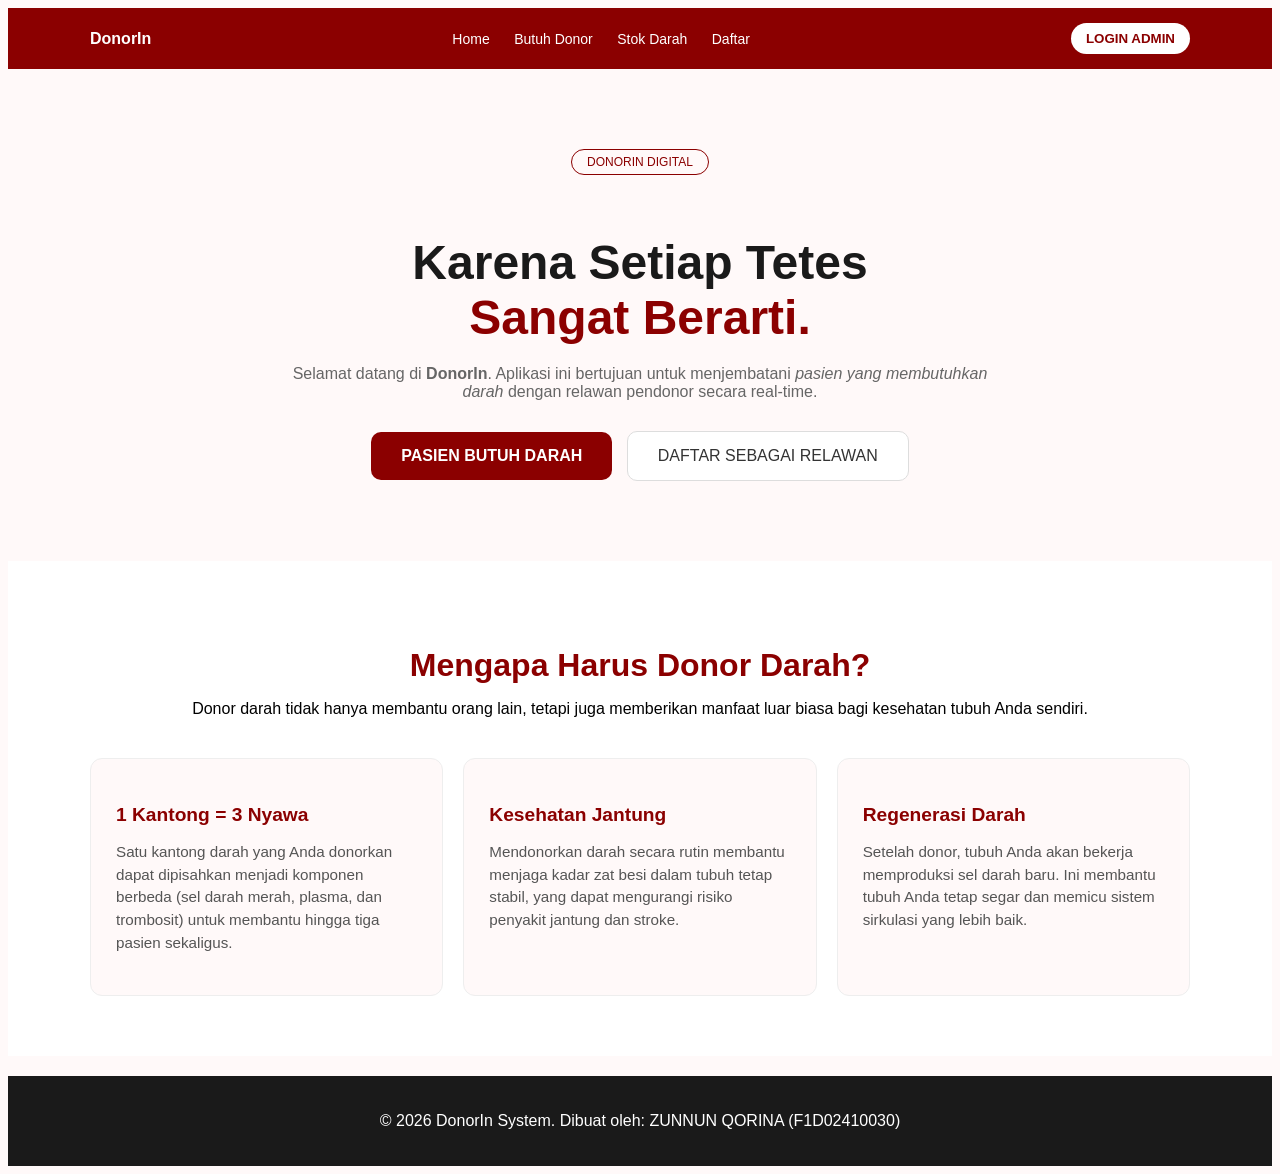
<file: tugas 2/index.html>
<!DOCTYPE html>
<html lang="id">
<head>
    <meta charset="UTF-8">
    <meta name="viewport" content="width=device-width, initial-scale=1.0">
    <title>DonorIn - Home</title>
    <link rel="stylesheet" href="styles.css">
</head>
<body>

    <header class="main-header">
        <div class="container flex-header">
            <div class="logo">
                <strong>DonorIn</strong>
            </div>
            <nav class="main-nav">
                <a href="index.html" class="active">Home</a>
                <a href="page2.html">Butuh Donor</a>
                <a href="page2.html#stok">Stok Darah</a>
                <a href="page2.html#daftar">Daftar</a>
            </nav>
            <button class="btn-admin">LOGIN ADMIN</button>
        </div>
    </header>

    <main>
        <section class="hero-section">
            <div class="container text-center">
                <div class="badge">DONORIN DIGITAL</div>
                <h1 class="hero-title">Karena Setiap Tetes <br> <span>Sangat Berarti.</span></h1>
                
                <p class="hero-desc">
                    Selamat datang di <strong>DonorIn</strong>. Aplikasi ini bertujuan untuk menjembatani 
                    <em>pasien yang membutuhkan darah</em> dengan relawan pendonor secara real-time.
                </p>

                <div class="hero-buttons">
                    <a href="page2.html" class="btn-primary">PASIEN BUTUH DARAH</a>
                    <a href="page2.html#daftar" class="btn-secondary">DAFTAR SEBAGAI RELAWAN</a>
                </div>
            </div>
        </section>

        <section class="info-section">
            <div class="container">
                <div class="content-block text-center">
                    <h2>Mengapa Harus Donor Darah?</h2>
                    <p>Donor darah tidak hanya membantu orang lain, tetapi juga memberikan manfaat luar biasa bagi kesehatan tubuh Anda sendiri.</p>
                </div>

                <div class="flex-info">
                    <div class="info-card">
                        <h3>1 Kantong = 3 Nyawa</h3>
                        <p>Satu kantong darah yang Anda donorkan dapat dipisahkan menjadi komponen berbeda (sel darah merah, plasma, dan trombosit) untuk membantu hingga tiga pasien sekaligus.</p>
                    </div>
                    <div class="info-card">
                        <h3>Kesehatan Jantung</h3>
                        <p>Mendonorkan darah secara rutin membantu menjaga kadar zat besi dalam tubuh tetap stabil, yang dapat mengurangi risiko penyakit jantung dan stroke.</p>
                    </div>
                    <div class="info-card">
                        <h3>Regenerasi Darah</h3>
                        <p>Setelah donor, tubuh Anda akan bekerja memproduksi sel darah baru. Ini membantu tubuh Anda tetap segar dan memicu sistem sirkulasi yang lebih baik.</p>
                    </div>
                </div>
            </div>
        </section>
    </main>

    <footer class="main-footer">
        <div class="container">
            <p>&copy; 2026 DonorIn System. Dibuat oleh: ZUNNUN QORINA (F1D02410030)</p>
        </div>
    </footer>

</body>
</html>
</file>
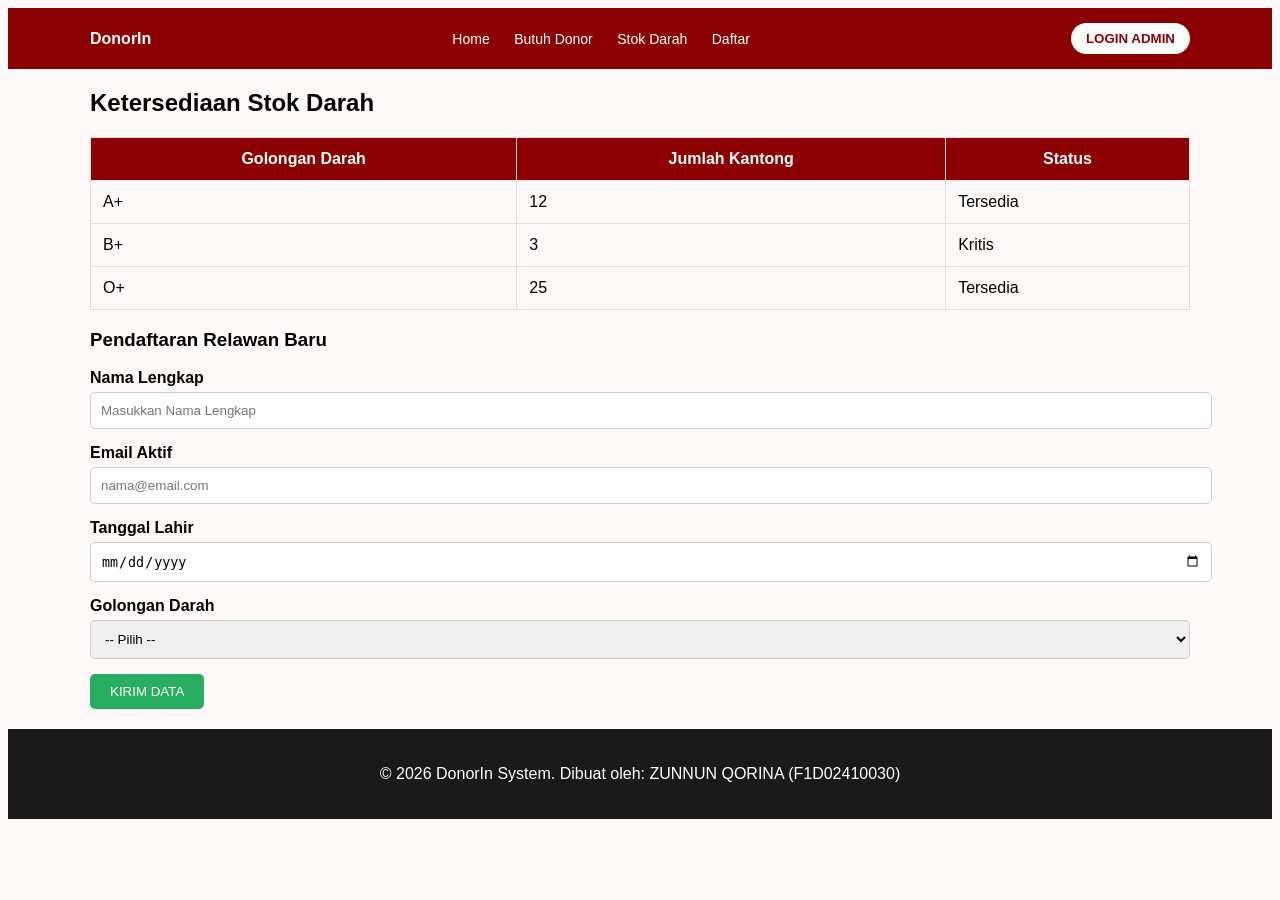
<file: tugas 2/page2.html>
<!DOCTYPE html>
<html lang="id">
<head>
    <meta charset="UTF-8">
    <meta name="viewport" content="width=device-width, initial-scale=1.0">
    <title>DonorIn - Layanan</title>
    <link rel="stylesheet" href="styles.css">
</head>
<body>

    <header class="main-header">
        <div class="container flex-header">
            <div class="logo"><strong>DonorIn</strong></div>
            <nav class="main-nav">
                <a href="index.html">Home</a>
                <a href="page2.html" >Butuh Donor</a>
                <a href="#stok">Stok Darah</a>
                <a href="#daftar">Daftar</a>
            </nav>
            <button class="btn-admin">LOGIN ADMIN</button>
        </div>
    </header>

    <main class="container page-content">
        
        <section id="stok" class="content-block">
            <h2>Ketersediaan Stok Darah</h2>
            <table class="data-table">
                <thead>
                    <tr>
                        <th>Golongan Darah</th>
                        <th>Jumlah Kantong</th>
                        <th>Status</th>
                    </tr>
                </thead>
                <tbody>
                    <tr>
                        <td>A+</td>
                        <td>12</td>
                        <td>Tersedia</td>
                    </tr>
                    <tr>
                        <td>B+</td>
                        <td>3</td>
                        <td>Kritis</td>
                    </tr>
                    <tr>
                        <td>O+</td>
                        <td>25</td>
                        <td>Tersedia</td>
                    </tr>
                </tbody>
            </table>
        </section>

        <section id="daftar" class="content-block">
            <h3>Pendaftaran Relawan Baru</h3>
            <form action="#" class="registration-form">
                <div class="form-group">
                    <label for="full-name">Nama Lengkap</label>
                    <input type="text" id="full-name" name="nama" required placeholder="Masukkan Nama Lengkap">
                </div>

                <div class="form-group">
                    <label for="user-email">Email Aktif</label>
                    <input type="email" id="user-email" name="email" required placeholder="nama@email.com">
                </div>

                <div class="form-group">
                    <label for="birth-date">Tanggal Lahir</label>
                    <input type="date" id="birth-date" name="tgl" required>
                </div>

                <div class="form-group">
                    <label for="blood-type">Golongan Darah</label>
                    <select id="blood-type" name="goldar" required>
                        <option value="">-- Pilih --</option>
                        <option value="A">A</option>
                        <option value="B">B</option>
                        <option value="O">O</option>
                        <option value="AB">AB</option>
                    </select>
                </div>

                <button type="submit" class="btn-submit">KIRIM DATA</button>
            </form>
        </section>

    </main>

    <footer class="main-footer">
        <p>&copy; 2026 DonorIn System. Dibuat oleh: ZUNNUN QORINA (F1D02410030)</p>
    </footer>

</body>
</html>
</file>
<file: tugas 2/styles.css>
body {
    font-family: 'Segoe UI', Tahoma, Geneva, Verdana, sans-serif;
    background-color: #fff9f9;
}

/* CLASS SELECTOR 1: Container Utama */
.container {
    max-width: 1100px;
    margin: 0 auto; 
    padding: 0 20px;
}

/* HEADER & NAV (FLEXBOX) */
.main-header {
    background-color: #8b0000;
    color: white;
    padding: 15px 0;
}

.flex-header {
    display: flex;
    justify-content: space-between;
    align-items: center;
}

.main-nav a {
    color: white;
    text-decoration: none;
    margin-right: 20px;
    font-size: 14px;
    padding: 5px 0;
}

.main-nav a:hover {
    color: #ffcccc;
    border-bottom: 2px solid white;
}           

.btn-admin {
    background: white;
    color: #8b0000;
    border: none;
    padding: 8px 15px;
    border-radius: 20px;
    font-weight: bold;
    cursor: pointer;
}

/* HERO SECTION */
.hero-section {
    padding: 80px 0;
    text-align: center;
}

.badge {
    border: 1px solid #8b0000;
    display: inline-block;
    padding: 5px 15px;
    border-radius: 20px;
    font-size: 12px;
    color: #8b0000;
    margin-bottom: 20px;
}

.hero-title {
    font-size: 3rem;
    color: #1a1a1a;
    margin-bottom: 20px;
}

.hero-title span {
    color: #8b0000;
}

.hero-desc {
    color: #666;
    max-width: 700px;
    margin: 0 auto 30px;
}

/* BUTTONS */
.btn-primary {
    background: #8b0000;
    color: white;
    text-decoration: none;
    padding: 15px 30px;
    border-radius: 10px;
    font-weight: bold;
    display: inline-block;
}

.btn-secondary {
    background: white;
    color: #333;
    border: 1px solid #ddd;
    text-decoration: none;
    padding: 15px 30px;
    border-radius: 10px;
    margin-left: 10px;
    display: inline-block;
}

.data-table {
    width: 100%;
    border-collapse: collapse;
    margin-top: 20px;
}

.data-table th, .data-table td {
    border: 1px solid #ddd;
    padding: 12px;
}

.data-table th {
    background: #8b0000;
    color: white;
}

.form-group {
    margin-bottom: 15px;
}

.form-group label {
    display: block;
    margin-bottom: 5px;
    font-weight: bold;
}

.form-group input, .form-group select {
    width: 100%;
    padding: 10px;
    border: 1px solid #ccc;
    border-radius: 5px;
}

.btn-submit {
    background: #27ae60;
    color: white;
    border: none;
    padding: 10px 20px;
    border-radius: 5px;
    cursor: pointer;
}

.main-footer {
    background: #1a1a1a;
    color: white;
    text-align: center;
    padding: 20px 0;
    margin-top: 20px;
}

.info-section {
    padding: 60px 0;
    background-color: #ffffff;
}

.text-center {
    text-align: center;
}

.info-section h2 {
    color: #8b0000;
    margin-bottom: 15px;
    font-size: 2rem;
}

.flex-info {
    display: flex;
    justify-content: space-between;
    gap: 20px;
    margin-top: 40px;
}

.info-card {
    flex: 1;
    padding: 25px;
    border-radius: 12px;
    background: #fff9f9;
    border: 1px solid #eee;
    transition: transform 0.3s ease;
}

.info-card h3 {
    color: #8b0000;
    margin-bottom: 10px;
    font-size: 1.2rem;
}

.info-card p {
    font-size: 0.95rem;
    color: #555;
    line-height: 1.5;
}
</file>
